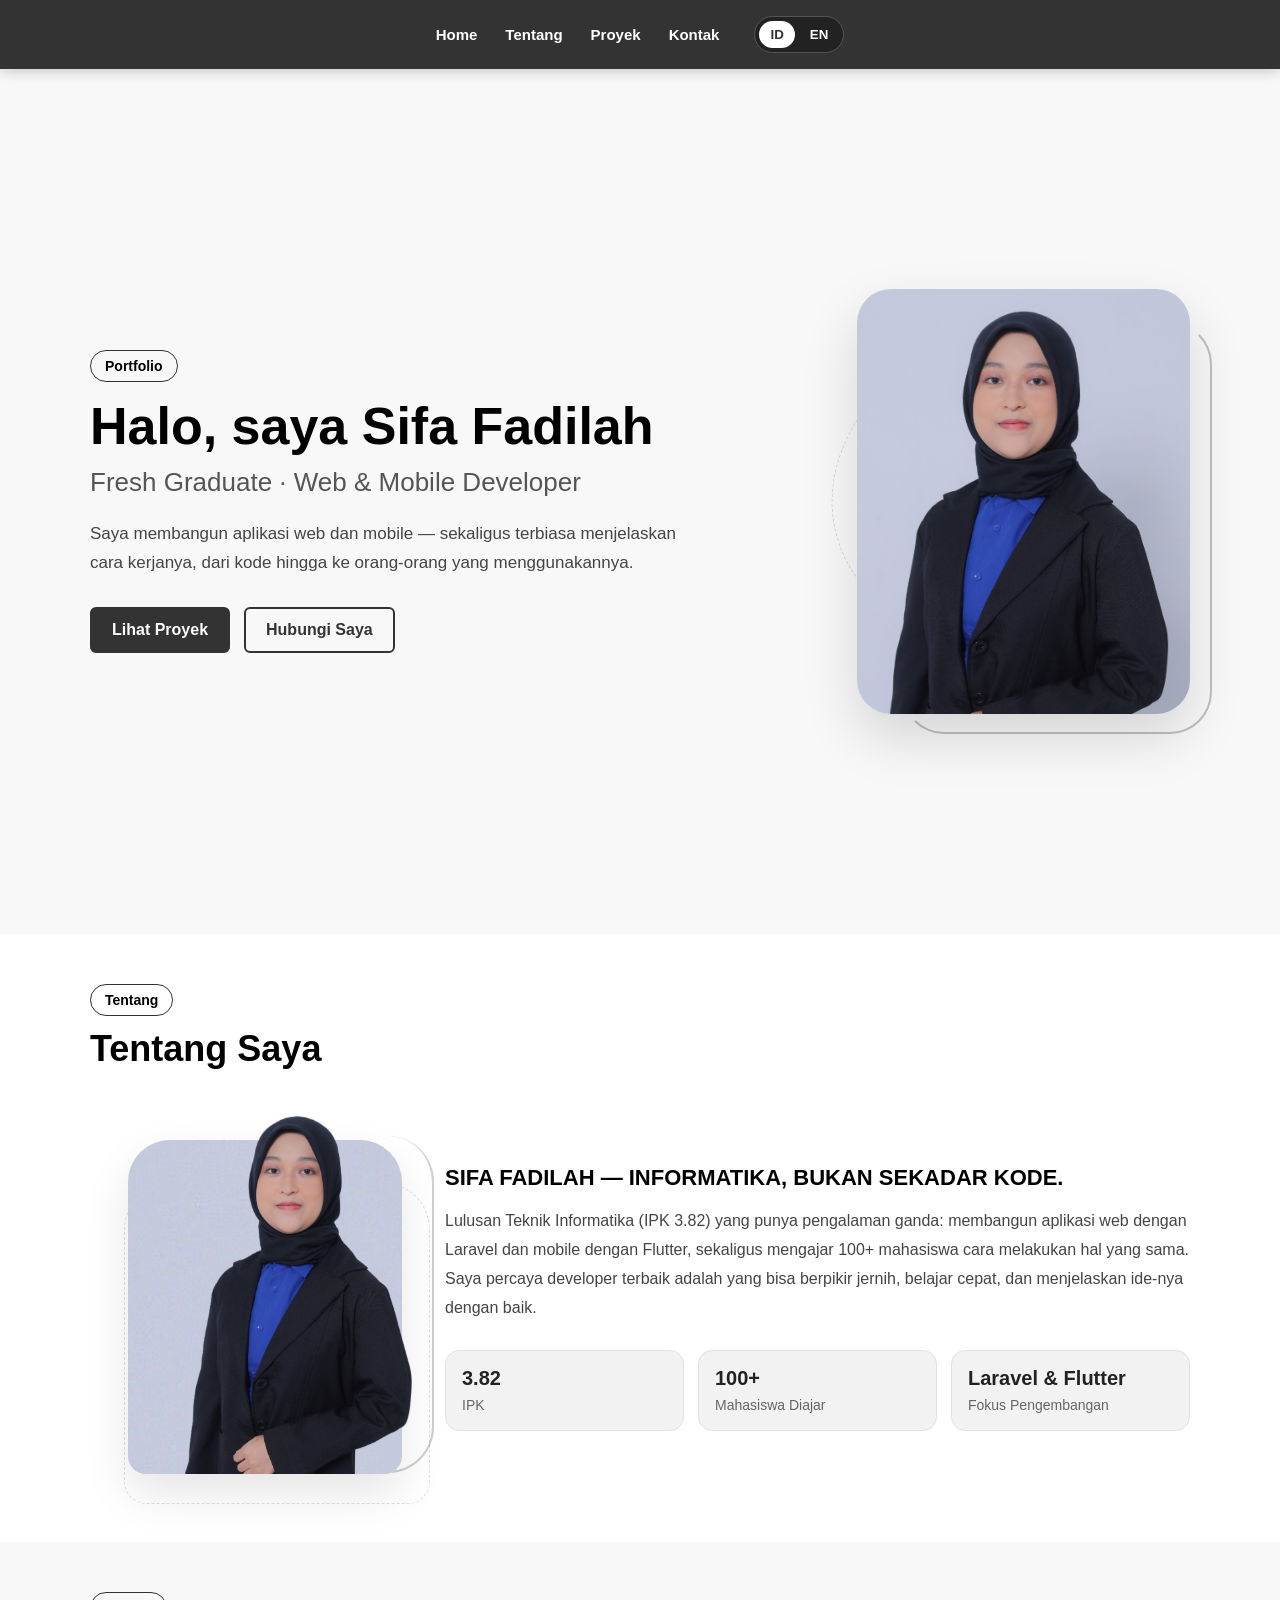
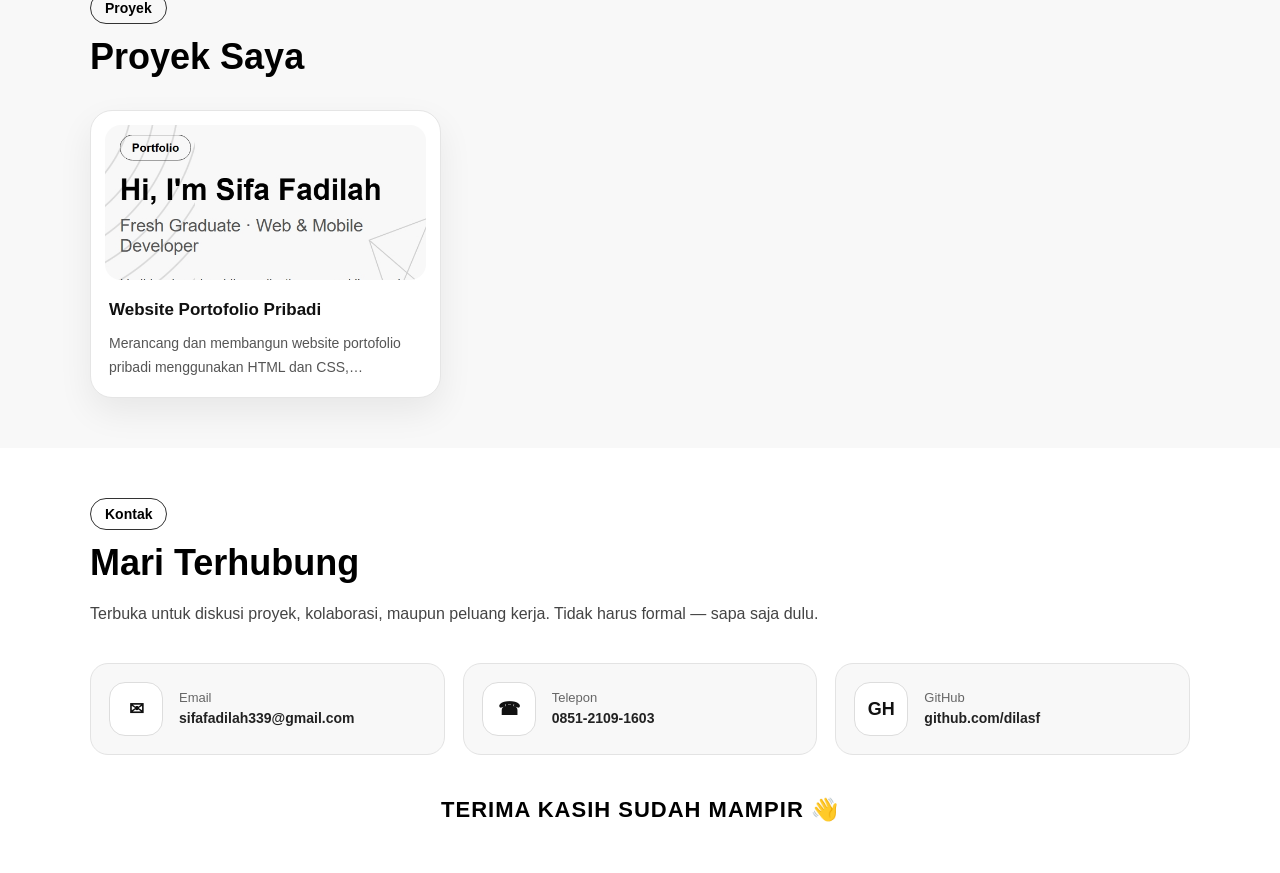
<file: index.html>
<!DOCTYPE html>
<html lang="en">
<head>
    <meta charset="UTF-8">
    <meta name="viewport" content="width=device-width, initial-scale=1.0">
    <title>Sifa Fadilah Portfolio</title>
    <link rel="stylesheet" href="css/style.css">
    
</head>
<body>
    <!-- NAVBAR -->
    <nav>
    <ul class="nav-menu">
        <li><a href="#home" id="navHome"></a></li>
        <li><a href="#about" id="navAbout"></a></li>
        <li><a href="#projects" id="navProjects"></a></li>
        <li><a href="#contact" id="navContact"></a></li>
    </ul>

    <div class="language-switch">
        <button id="btn-id" onclick="changeLanguage('id')">ID</button>
        <button id="btn-en" onclick="changeLanguage('en')">EN</button>
    </div>
    </nav>
    <!-- NAVBAR END -->

    <!-- HOME -->
   <section id="home">
        <div class="home-content">
            <div class="home-text">
                <p class="home-label" id="homeLabel"></p>
                <h1 id="title"></h1>
                <h2 id="desc"></h2>

                <p class="home-intro" id="homeIntro"></p>

                <div class="home-actions">
                    <a href="#projects" class="btn-primary" id="btnProjects"></a>
                    <a href="#contact" class="btn-secondary" id="btnContact"></a>
                </div>
            </div>

            <div class="home-visual">
                <img
                    src="assets/img/sifa1.JPG"
                    alt="Sifa Fadilah"
                    onerror="this.style.display='none'; this.nextElementSibling.style.display='flex';"
                >

                <div class="home-photo-placeholder">
                    <div class="profile-head"></div>
                    <div class="profile-body"></div>
                </div>
            </div>
        </div>
    </section>
    <!-- HOME END -->

   <!-- ABOUT -->
   <section id="about">
        <div class="about-wrapper">
            <p class="section-label" id="aboutLabel"></p>
            <h2 id="aboutTitle"></h2>

            <div class="about-content">
                <div class="about-photo">
                    <div class="about-photo-frame">
                        <img src="assets/img/about-bg.jpg" alt="" class="about-bg">
                    </div>

                    <img
                        class="about-person"
                        src="assets/img/sifa1-cutout.png"
                        alt="Foto Sifa Fadilah"
                        onerror="this.style.display='none'; this.nextElementSibling.style.display='flex';"
                    >
                    <div class="profile-placeholder">
                        <div class="profile-head"></div>
                        <div class="profile-body"></div>
                    </div>
                </div>

                <div class="about-text">
                    <h3 id="aboutGreeting"></h3>
                    <p id="aboutDesc"></p>

                    <div class="about-highlights">
                        <div>
                            <strong>3.82</strong>
                            <span id="highlightGpa"></span>
                        </div>
                        <div>
                            <strong>100+</strong>
                            <span id="highlightStudents"></span>
                        </div>
                        <div>
                            <strong>Laravel & Flutter</strong>
                            <span id="highlightFocus"></span>
                        </div>
                    </div>
                </div>
            </div>
        </div>
    </section>
    <!-- ABOUT END -->

    <!-- PROJECTS -->
   <section id="projects">
        <div class="projects-wrapper">
            <p class="section-label" id="projectLabel"></p>
            <h2 id="projectTitle"></h2>

            <div class="projects-grid" id="projectsGrid"></div>

            <!-- <div class="projects-more">
                <a href="projects.html" id="projectMore"></a>
            </div> -->
        </div>
    </section>

    <!-- PROJECTS END -->

    <!-- CONTACT -->
    <section id="contact">
        <div class="contact-wrapper">
            <p class="section-label" id="contactLabel"></p>
            <h2 id="contactTitle"></h2>

            <p class="contact-intro" id="contactIntro"></p>

            <div class="contact-grid">
                <a href="mailto:sifafadilah339@gmail.com" class="contact-card">
                    <div class="contact-icon">✉</div>
                    <div>
                        <span id="emailLabel"></span>
                        <strong>sifafadilah339@gmail.com</strong>
                    </div>
                </a>

                <a href="tel:0895385277611" class="contact-card">
                    <div class="contact-icon">☎</div>
                    <div>
                        <span id="phoneLabel"></span>
                        <strong>0851-2109-1603</strong>
                    </div>
                </a>

                <a href="https://github.com/dilasf" target="_blank" class="contact-card">
                    <div class="contact-icon">GH</div>
                    <div>
                        <span>GitHub</span>
                        <strong>github.com/dilasf</strong>
                    </div>
                </a>
            </div>

            <p class="contact-closing" id="contactClosing"></p>
        </div>
    </section>
    <!-- CONTACT END -->


    <script src="js/projects.js"></script>
    <script src="js/script.js"></script>
   
    <!-- <footer>
        <p>&copy; 2023 My Portfolio</p>
    </footer> -->
</body>
</html>
</file>
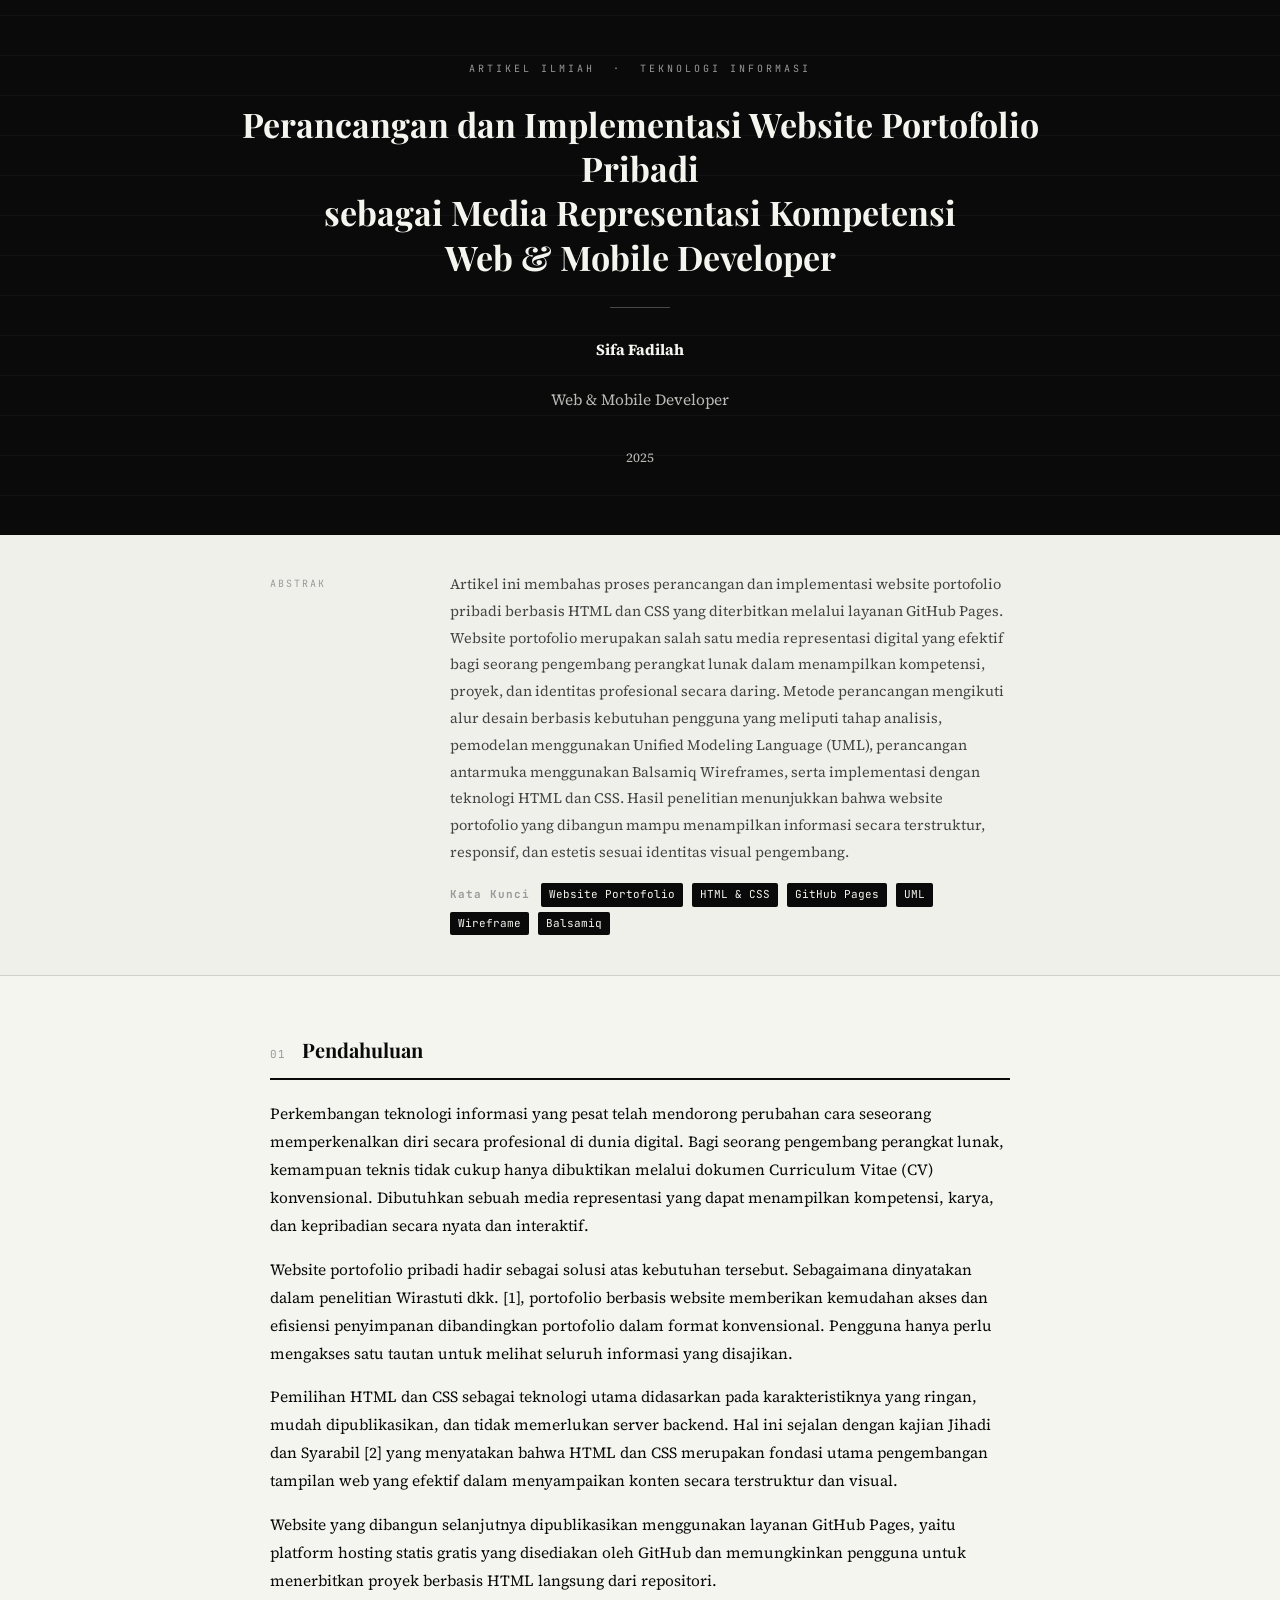
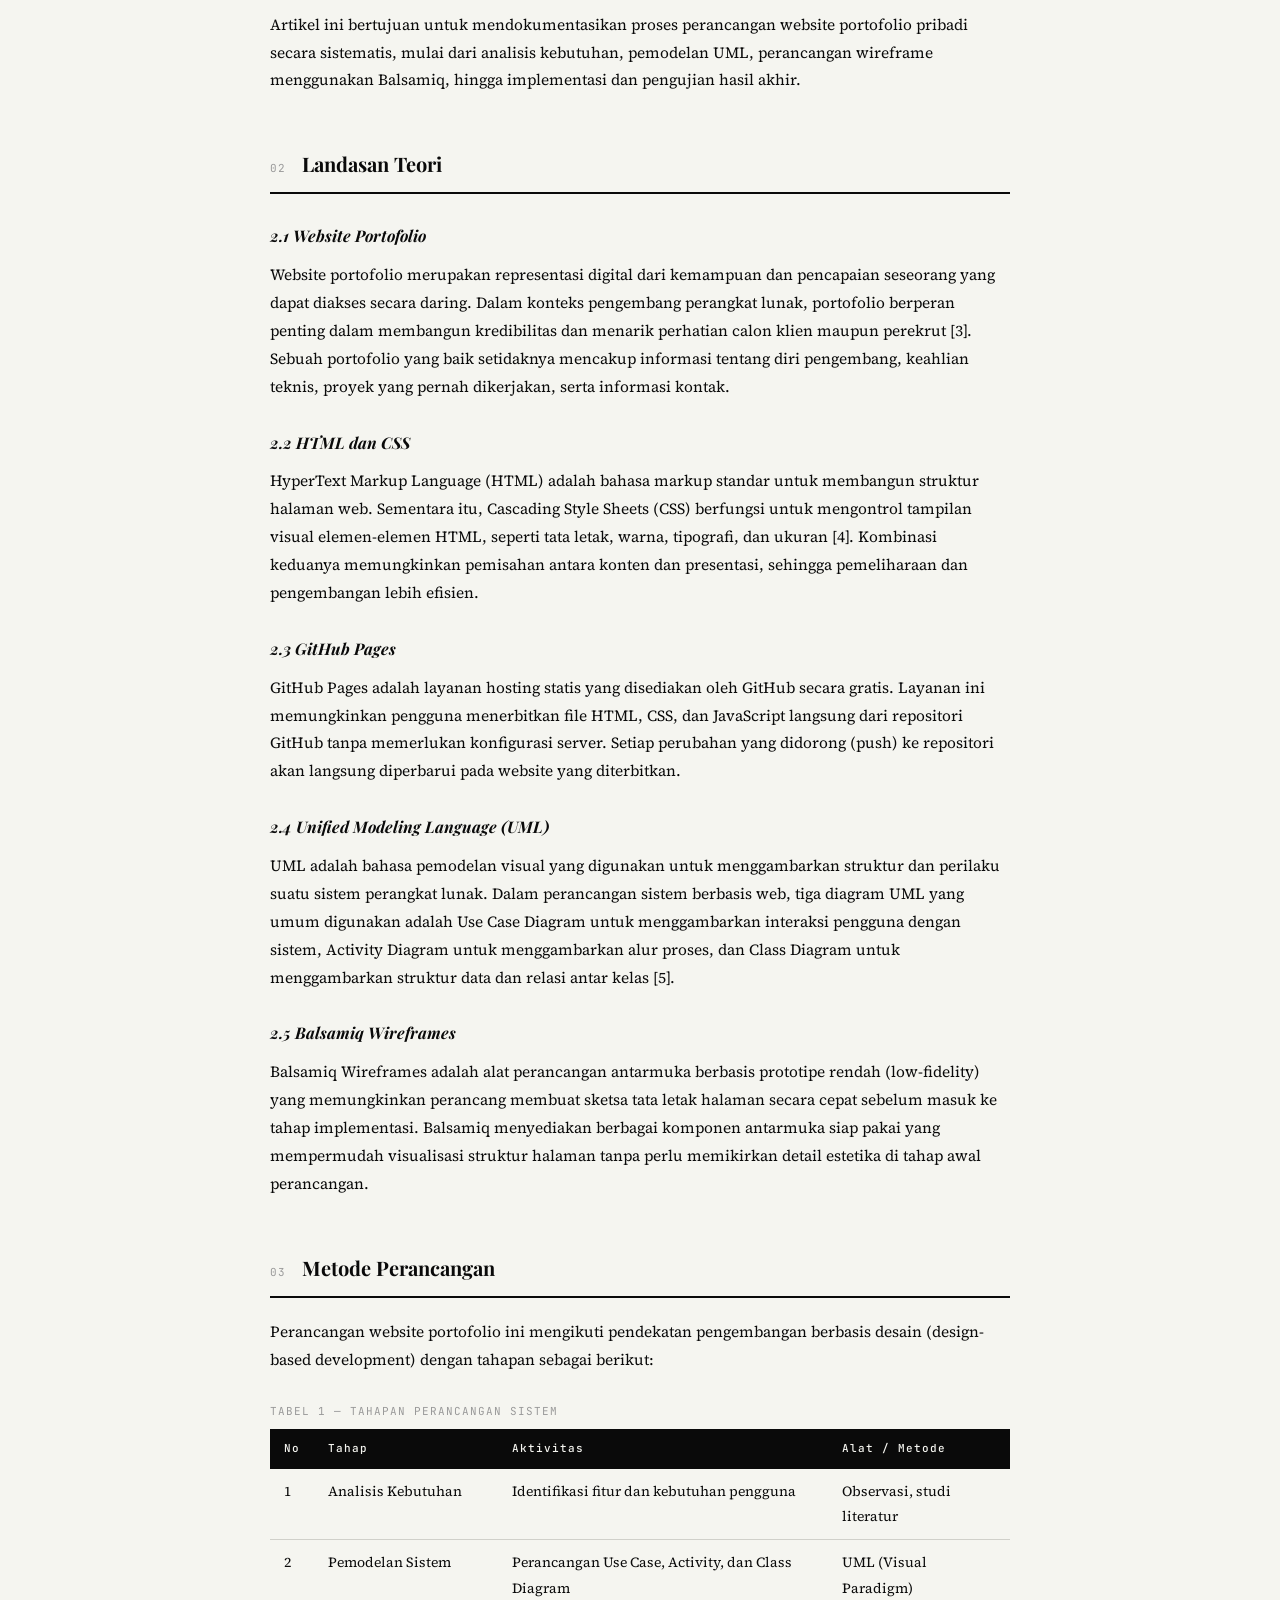
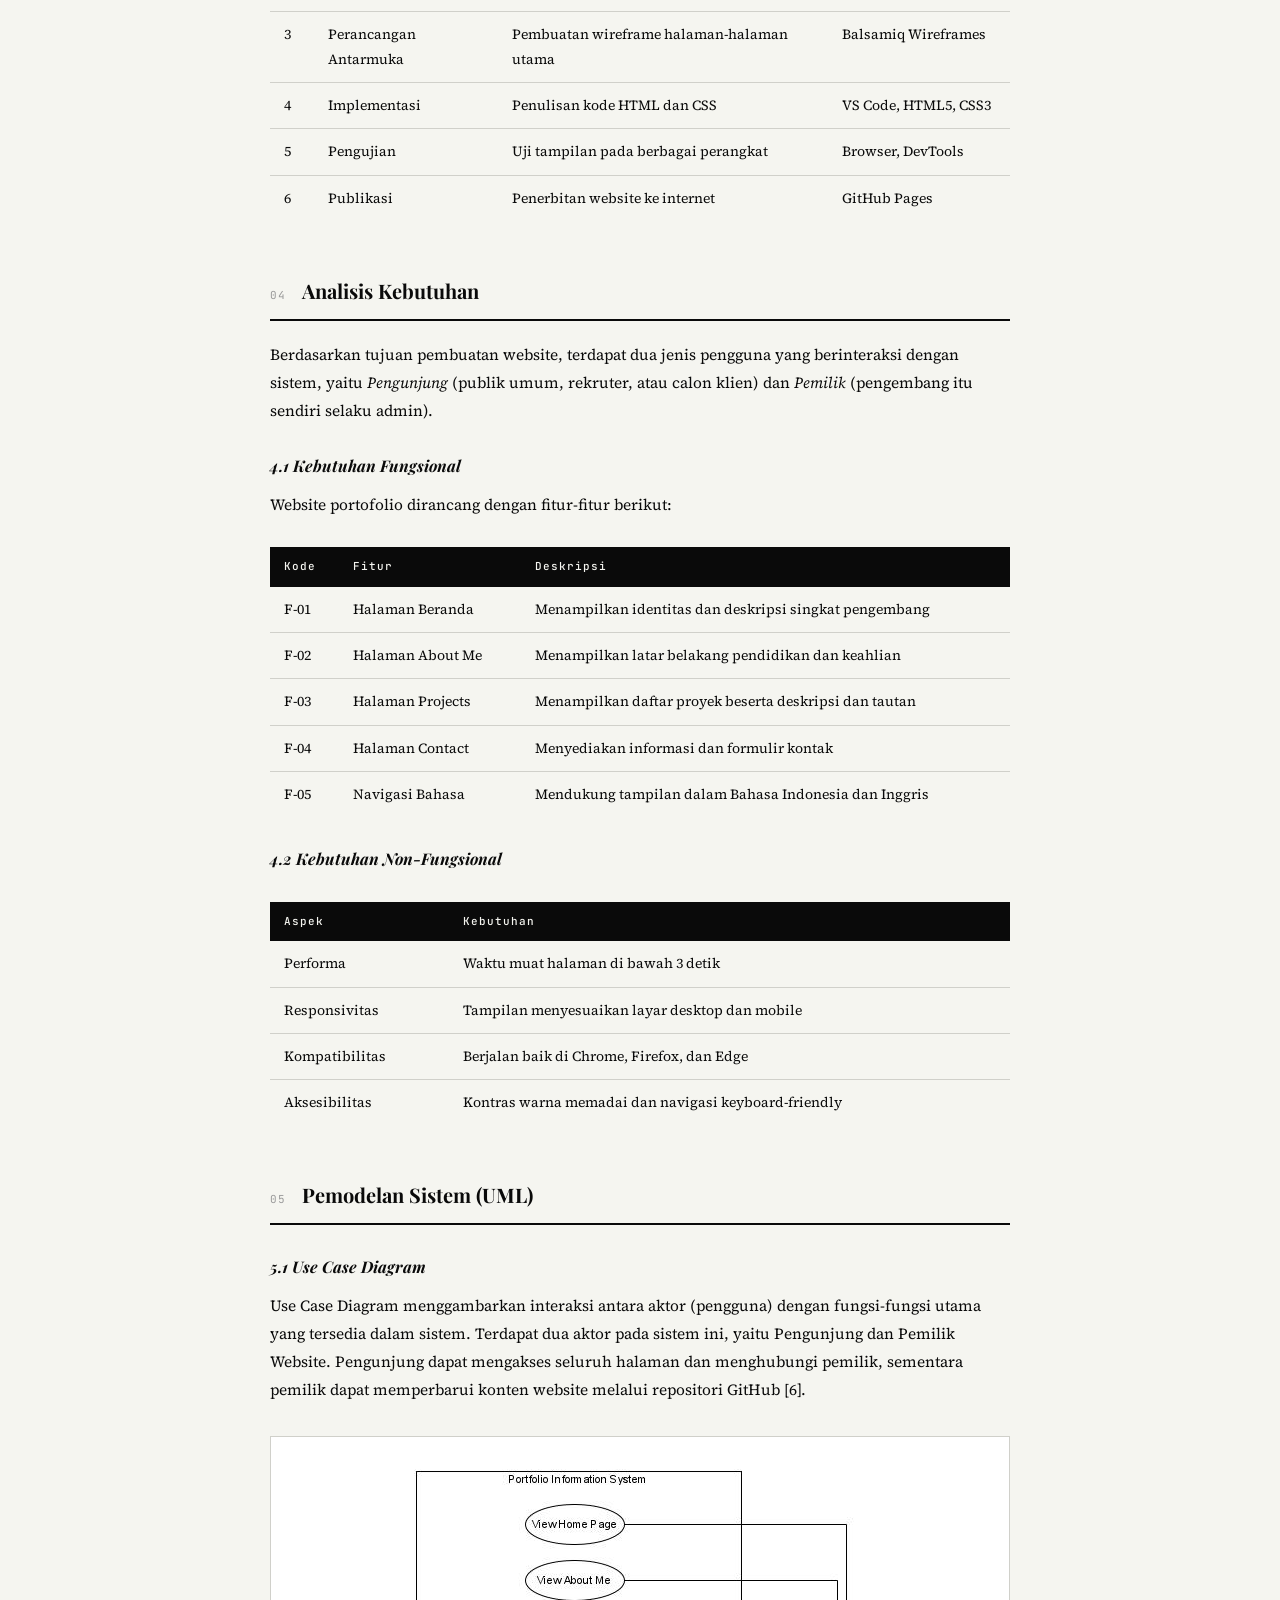
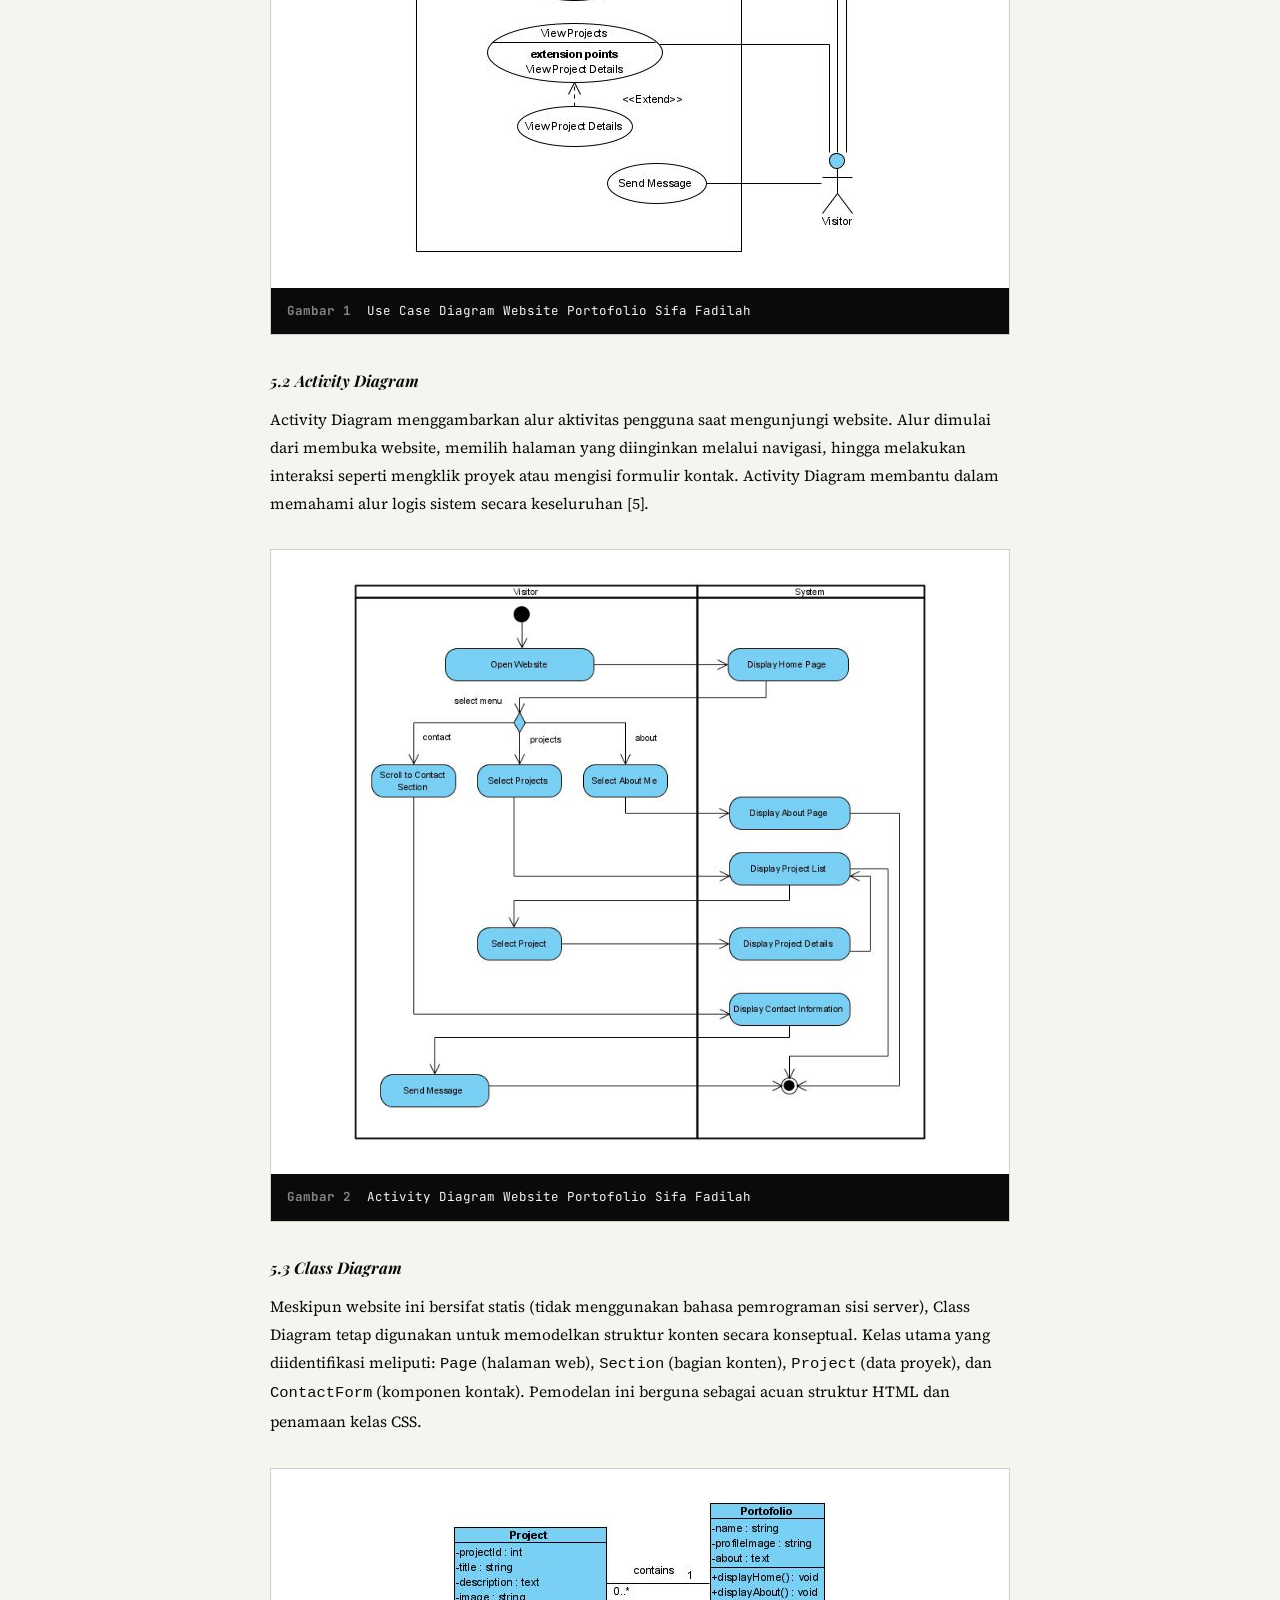
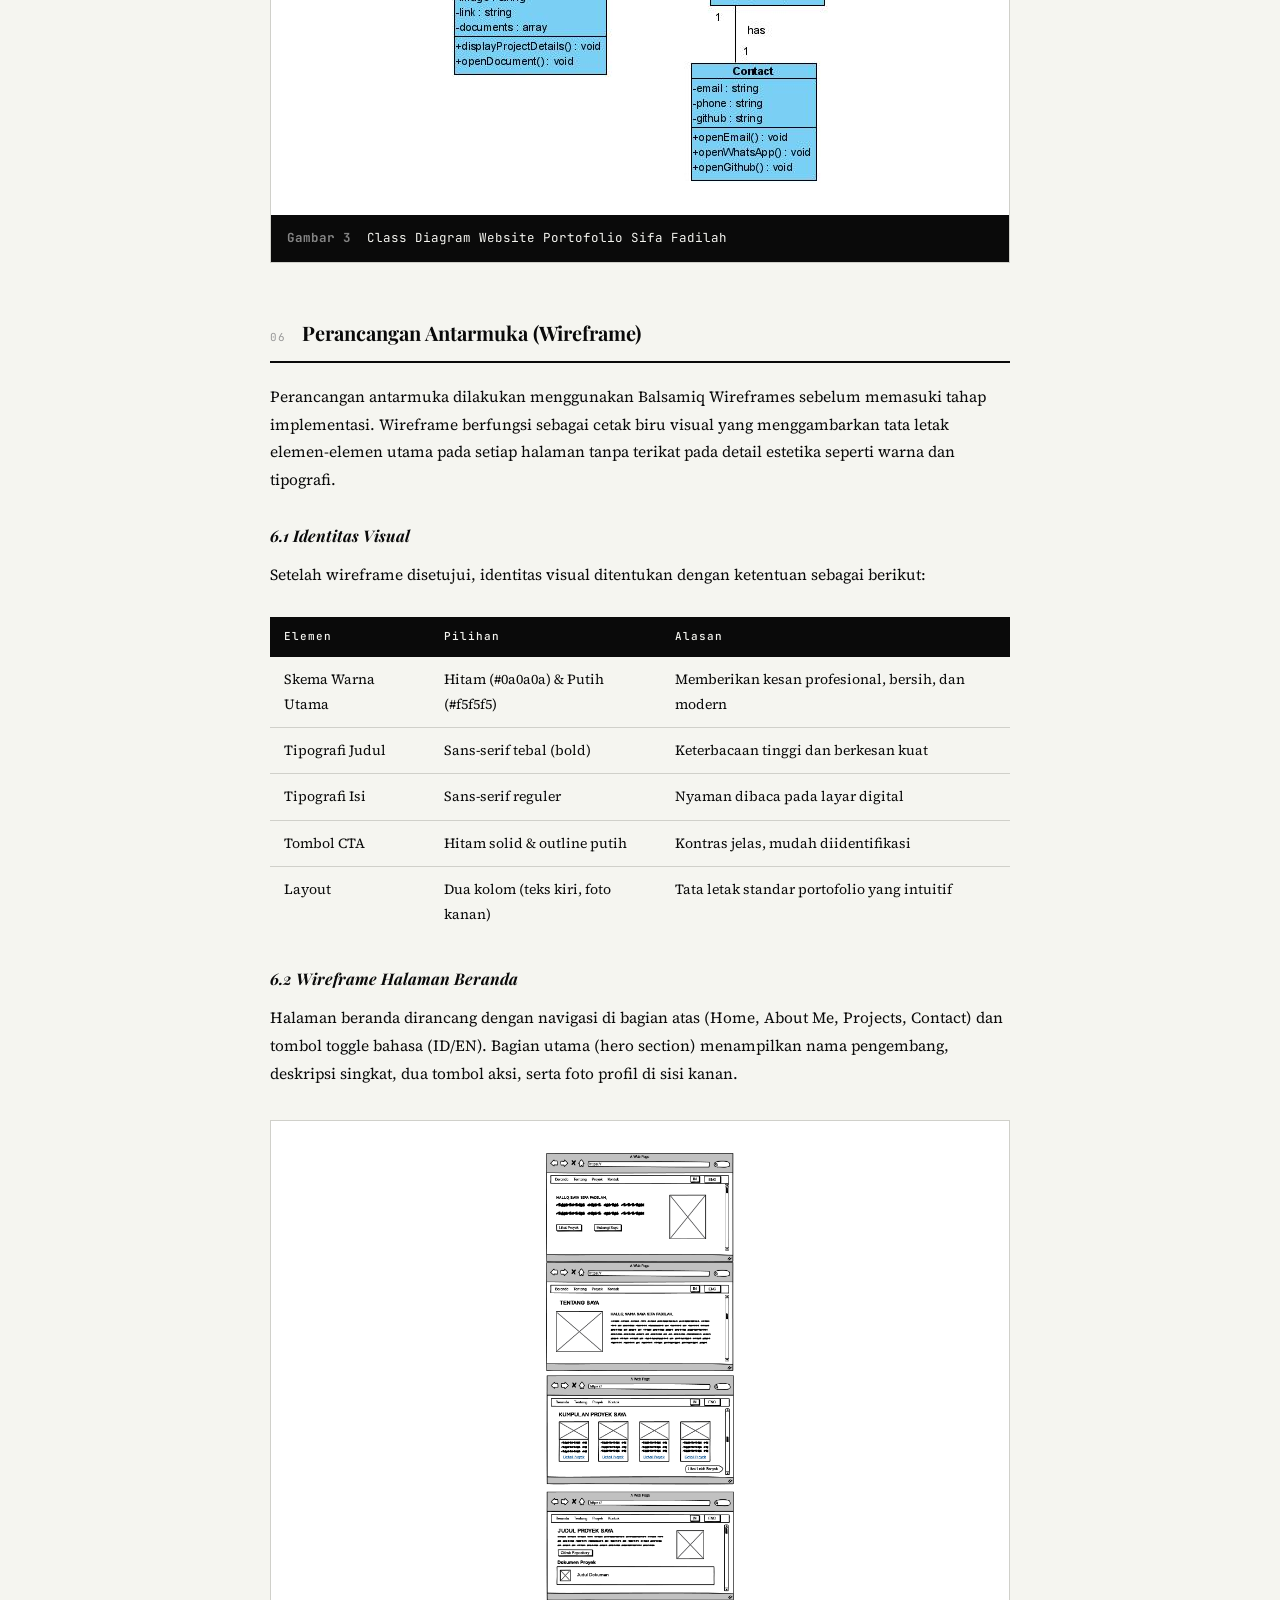
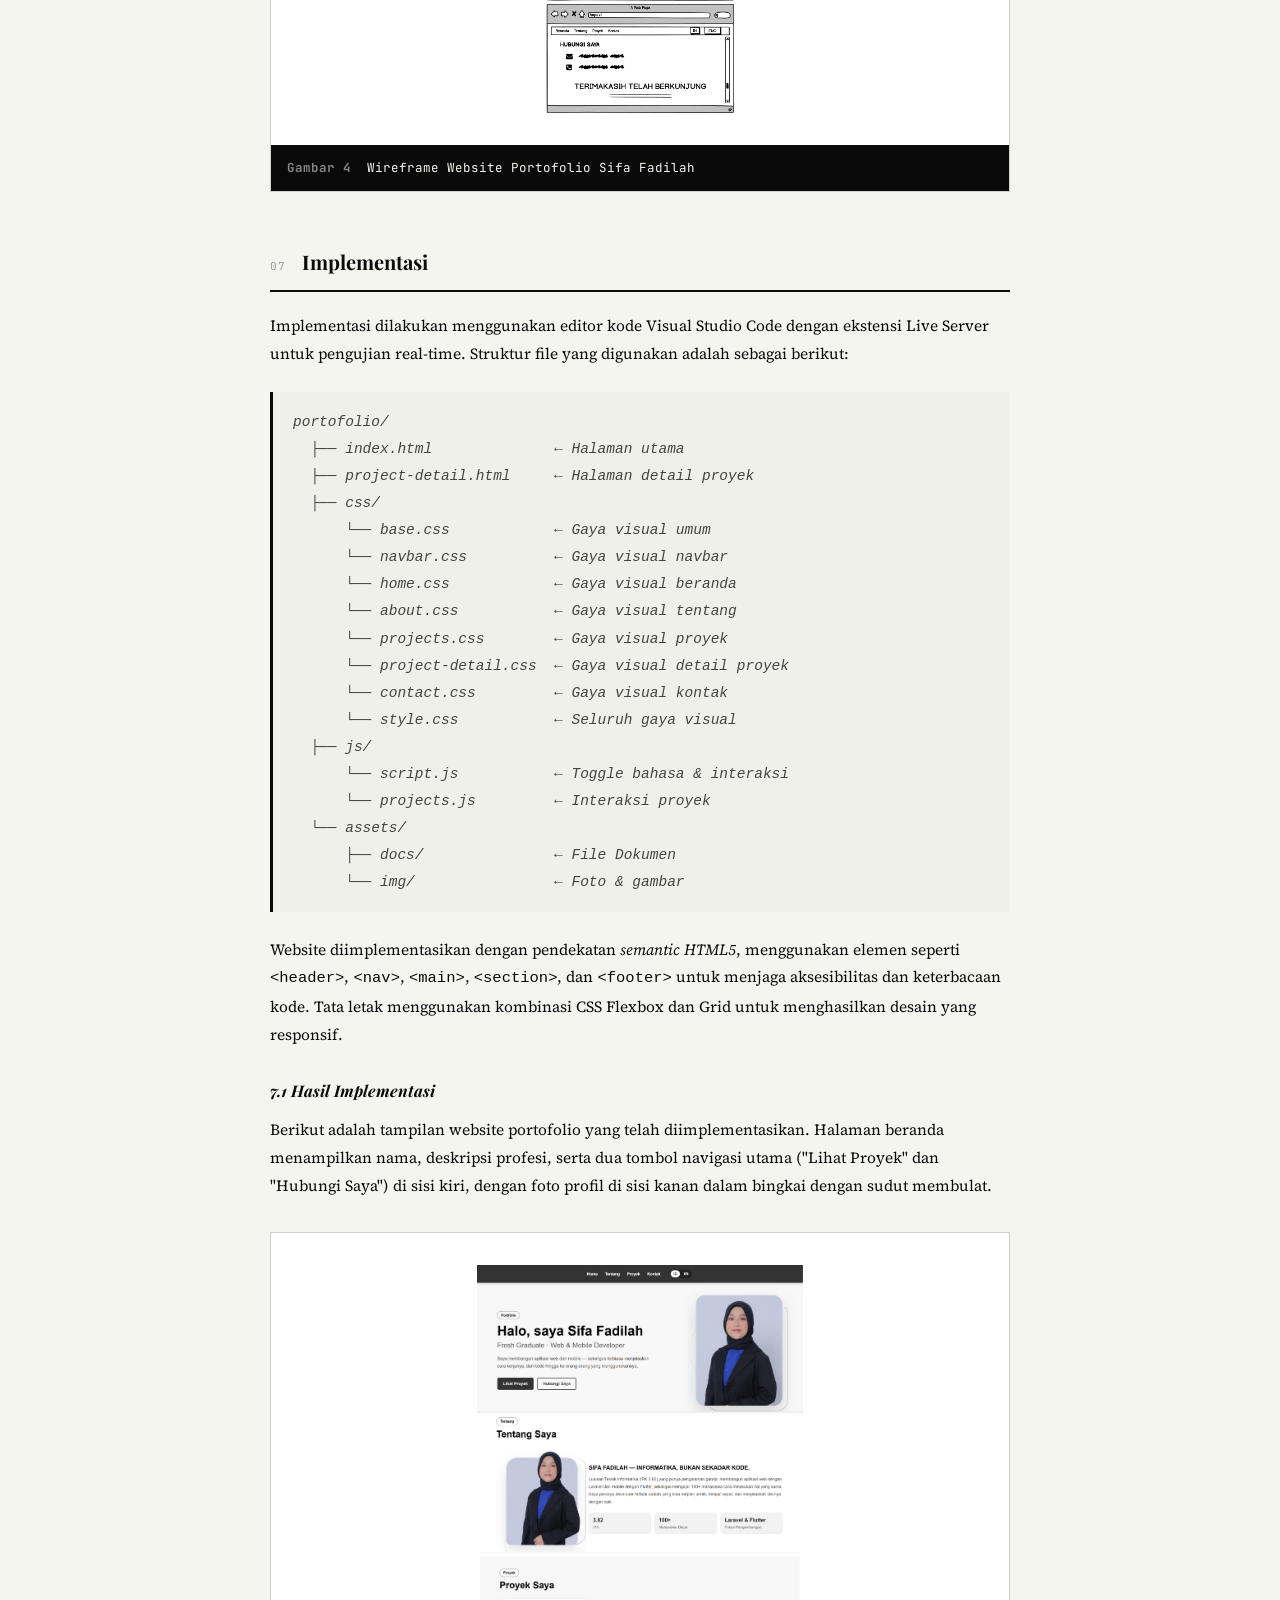
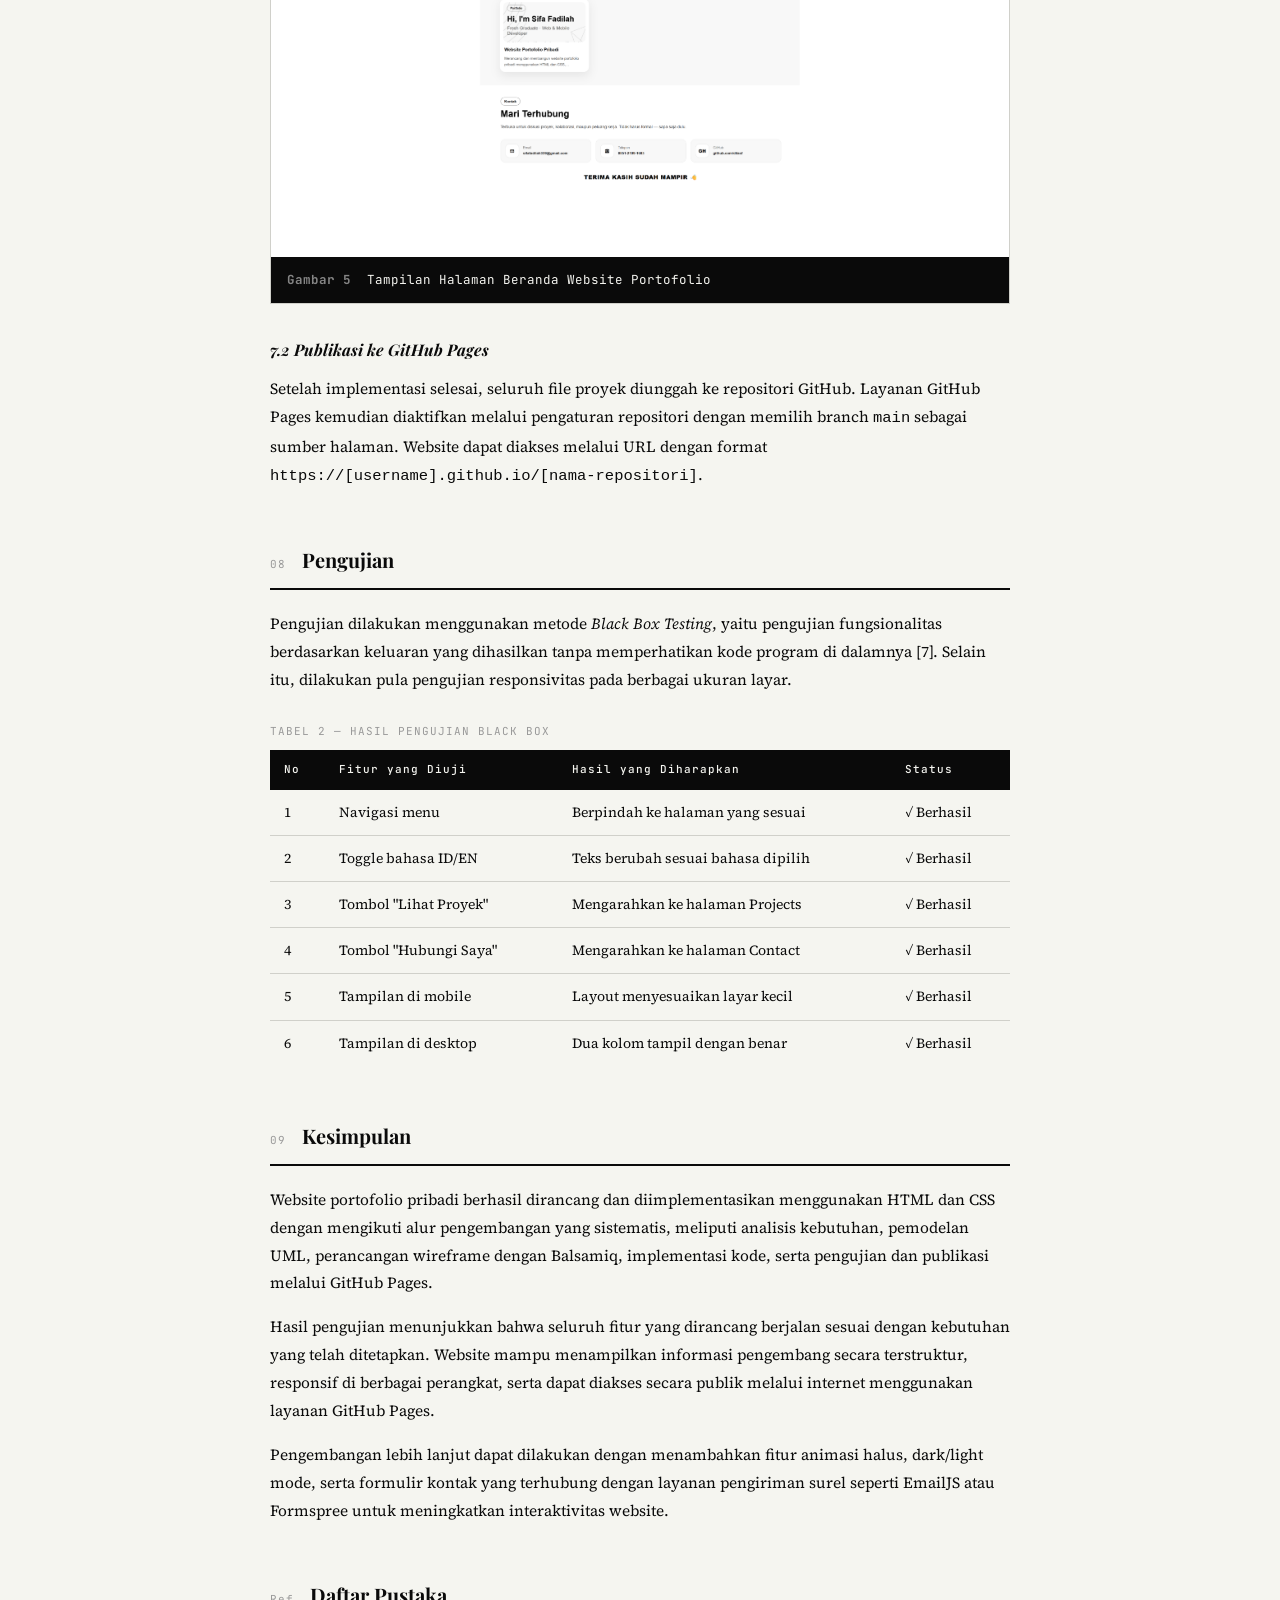
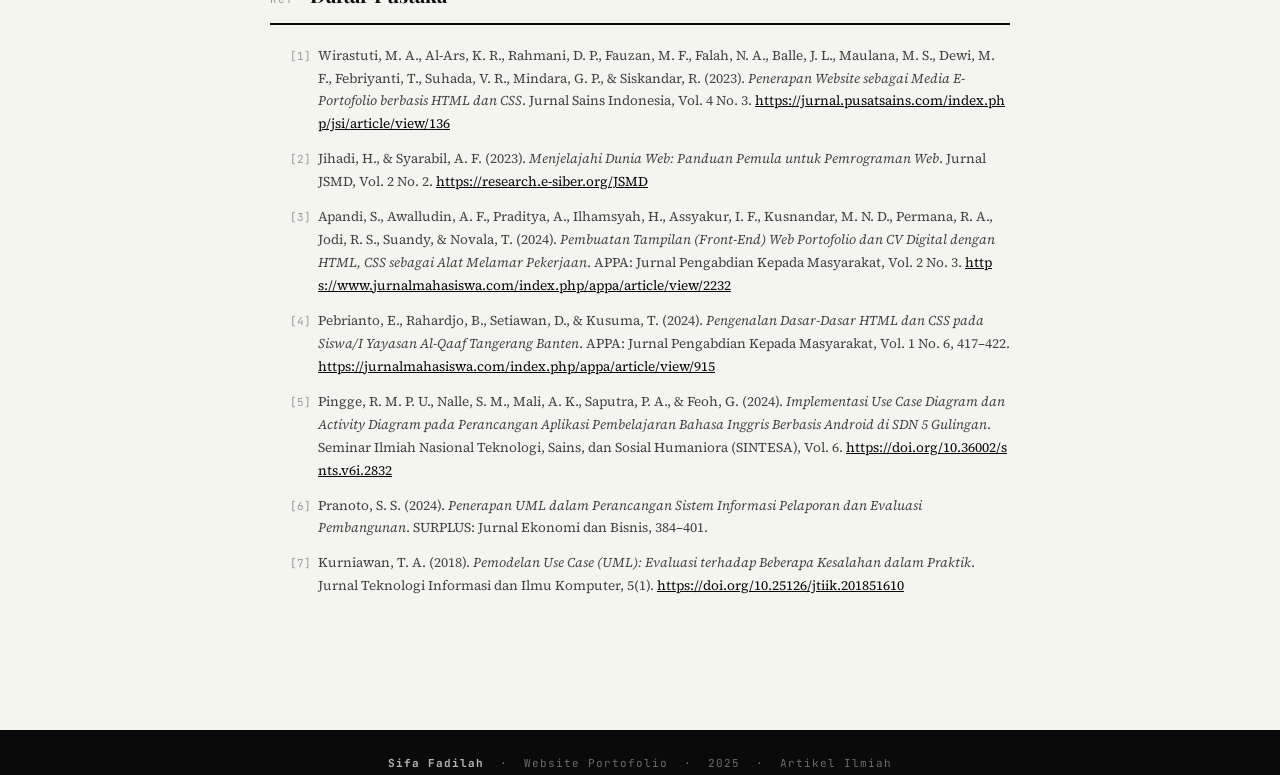
<file: assets/docs/artikel-portofolio-sifa.html>
<!DOCTYPE html>
<html lang="id">
<head>
  <meta charset="UTF-8" />
  <meta name="viewport" content="width=device-width, initial-scale=1.0"/>
  <title>Artikel Ilmiah – Perancangan Website Portofolio Sifa Fadilah</title>
  <link href="https://fonts.googleapis.com/css2?family=Playfair+Display:ital,wght@0,400;0,700;1,400&family=Source+Serif+4:ital,opsz,wght@0,8..60,300;0,8..60,400;1,8..60,300&family=JetBrains+Mono:wght@400;500&display=swap" rel="stylesheet"/>
  <style>
    :root {
      --black: #0a0a0a;
      --white: #f5f5f0;
      --gray-light: #e8e8e3;
      --gray-mid: #999;
      --gray-dark: #444;
      --accent: #1a1a1a;
      --border: #d0d0ca;
      --font-display: 'Playfair Display', Georgia, serif;
      --font-body: 'Source Serif 4', Georgia, serif;
      --font-mono: 'JetBrains Mono', monospace;
    }

    *, *::before, *::after { box-sizing: border-box; margin: 0; padding: 0; }

    html { scroll-behavior: smooth; }

    body {
      background: var(--white);
      color: var(--black);
      font-family: var(--font-body);
      font-size: 16px;
      line-height: 1.8;
    }

    /* ── HEADER / COVER ── */
    .cover {
      background: var(--black);
      color: var(--white);
      padding: 60px 40px 50px;
      text-align: center;
      position: relative;
      overflow: hidden;
    }
    .cover::before {
      content: '';
      position: absolute;
      inset: 0;
      background: repeating-linear-gradient(
        0deg,
        transparent,
        transparent 39px,
        rgba(255,255,255,0.03) 39px,
        rgba(255,255,255,0.03) 40px
      );
    }
    .cover-inner { position: relative; z-index: 1; max-width: 820px; margin: 0 auto; }

    .cover-label {
      font-family: var(--font-mono);
      font-size: 10px;
      letter-spacing: 3px;
      text-transform: uppercase;
      color: var(--gray-mid);
      margin-bottom: 24px;
    }

    .cover h1 {
      font-family: var(--font-display);
      font-size: clamp(22px, 4vw, 34px);
      font-weight: 700;
      line-height: 1.3;
      margin-bottom: 28px;
    }

    .cover-meta {
      display: flex;
      flex-direction: column;
      gap: 6px;
      font-size: 14px;
      color: rgba(245,245,240,0.75);
    }
    .cover-meta strong { color: var(--white); }

    .cover-divider {
      width: 60px;
      height: 1px;
      background: rgba(255,255,255,0.25);
      margin: 28px auto;
    }

    /* ── ABSTRACT ── */
    .abstract-wrap {
      border-bottom: 1px solid var(--border);
      background: #f0f0eb;
    }
    .abstract-inner {
      max-width: 820px;
      margin: 0 auto;
      padding: 36px 40px;
      display: grid;
      grid-template-columns: 140px 1fr;
      gap: 0 40px;
    }
    @media (max-width: 600px) {
      .abstract-inner { grid-template-columns: 1fr; padding: 28px 24px; }
    }
    .abstract-label {
      font-family: var(--font-mono);
      font-size: 10px;
      letter-spacing: 2px;
      text-transform: uppercase;
      color: var(--gray-mid);
      padding-top: 4px;
    }
    .abstract-text {
      font-size: 14.5px;
      line-height: 1.85;
      color: var(--gray-dark);
    }
    .keywords {
      margin-top: 14px;
      font-size: 13px;
      color: var(--gray-dark);
    }
    .keywords span {
      font-family: var(--font-mono);
      font-size: 11px;
      background: var(--black);
      color: var(--white);
      padding: 2px 8px;
      border-radius: 2px;
      margin-right: 6px;
      display: inline-block;
      margin-bottom: 4px;
    }

    /* ── ARTICLE BODY ── */
    article {
      max-width: 820px;
      margin: 0 auto;
      padding: 56px 40px 80px;
    }
    @media (max-width: 600px) {
      article { padding: 36px 24px 60px; }
    }

    /* ── SECTIONS ── */
    .section { margin-bottom: 52px; }

    .section-header {
      display: flex;
      align-items: baseline;
      gap: 16px;
      margin-bottom: 20px;
      border-bottom: 2px solid var(--black);
      padding-bottom: 10px;
    }
    .section-number {
      font-family: var(--font-mono);
      font-size: 11px;
      color: var(--gray-mid);
      letter-spacing: 1px;
      flex-shrink: 0;
    }
    .section-title {
      font-family: var(--font-display);
      font-size: 20px;
      font-weight: 700;
    }

    .sub-section { margin: 28px 0; }
    .sub-title {
      font-family: var(--font-display);
      font-size: 16px;
      font-weight: 700;
      font-style: italic;
      margin-bottom: 10px;
    }

    p { margin-bottom: 16px; font-size: 15.5px; }

    /* ── FIGURE / DIAGRAM PLACEHOLDER ── */
    .figure {
      margin: 32px 0;
      border: 1px solid var(--border);
    }
    .figure-image {
      max-width: 100%;
      max-height: 560px;
      height: auto;
      display: block;
      object-fit: contain;
      background: #fff;
    }
    .figure-placeholder {
      background: #fff;
      min-height: 100px;
      display: flex;
      flex-direction: column;
      align-items: center;
      justify-content: center;
      gap: 10px;
      padding: 32px;
    }
    .figure-icon {
      width: 48px;
      height: 48px;
      border: 2px dashed var(--border);
      border-radius: 4px;
      display: flex;
      align-items: center;
      justify-content: center;
    }
    .figure-icon svg { opacity: 0.3; }
    .figure-placeholder-text {
      font-family: var(--font-mono);
      font-size: 11px;
      color: var(--gray-mid);
      letter-spacing: 1px;
      text-transform: uppercase;
      text-align: center;
    }
    .figure-caption {
      padding: 12px 16px;
      background: var(--black);
      color: var(--white);
      font-size: 12.5px;
      font-family: var(--font-mono);
    }
    .figure-caption strong { color: rgba(255,255,255,0.5); margin-right: 8px; }

    /* ── TABLE ── */
    .table-wrap { margin: 28px 0; overflow-x: auto; }
    table {
      width: 100%;
      border-collapse: collapse;
      font-size: 14px;
    }
    th {
      background: var(--black);
      color: var(--white);
      padding: 10px 14px;
      text-align: left;
      font-family: var(--font-mono);
      font-size: 11px;
      letter-spacing: 1px;
      font-weight: 500;
    }
    td {
      padding: 10px 14px;
      border-bottom: 1px solid var(--border);
      vertical-align: top;
    }
    tr:last-child td { border-bottom: none; }
    tr:nth-child(even) td { background: #f5f5f0; }
    .table-caption {
      font-family: var(--font-mono);
      font-size: 11px;
      color: var(--gray-mid);
      margin-bottom: 8px;
      letter-spacing: 1px;
    }

    /* ── CALLOUT ── */
    .callout {
      border-left: 3px solid var(--black);
      padding: 16px 20px;
      background: #f0f0eb;
      margin: 24px 0;
      font-size: 14.5px;
      font-style: italic;
      color: var(--gray-dark);
    }

    /* ── REFERENCES ── */
    .references ol {
      padding-left: 20px;
      counter-reset: ref;
      list-style: none;
    }
    .references ol li {
      counter-increment: ref;
      font-size: 13.5px;
      line-height: 1.7;
      margin-bottom: 12px;
      padding-left: 28px;
      position: relative;
      color: var(--gray-dark);
    }
    .references ol li::before {
      content: '[' counter(ref) ']';
      position: absolute;
      left: 0;
      font-family: var(--font-mono);
      font-size: 11px;
      color: var(--gray-mid);
      top: 2px;
    }
    .references a {
      color: var(--black);
      word-break: break-all;
    }

    /* ── FOOTER ── */
    footer {
      background: var(--black);
      color: rgba(255,255,255,0.4);
      text-align: center;
      padding: 24px 40px;
      font-family: var(--font-mono);
      font-size: 11px;
      letter-spacing: 1px;
    }
    footer strong { color: rgba(255,255,255,0.7); }
  </style>
</head>
<body>

<!-- ═══════════ COVER ═══════════ -->
<header class="cover">
  <div class="cover-inner">
    <p class="cover-label">Artikel Ilmiah &nbsp;·&nbsp; Teknologi Informasi</p>
    <h1>Perancangan dan Implementasi Website Portofolio Pribadi<br>
      sebagai Media Representasi Kompetensi<br>
      Web &amp; Mobile Developer</h1>
    <div class="cover-divider"></div>
    <div class="cover-meta">
      <p><strong>Sifa Fadilah</strong></p>
      <p>Web &amp; Mobile Developer</p>
      <p style="margin-top:10px; font-size:13px;">2025</p>
    </div>
  </div>
</header>

<!-- ═══════════ ABSTRAK ═══════════ -->
<section class="abstract-wrap">
  <div class="abstract-inner">
    <div class="abstract-label">Abstrak</div>
    <div>
      <p class="abstract-text">
        Artikel ini membahas proses perancangan dan implementasi website portofolio pribadi berbasis 
        HTML dan CSS yang diterbitkan melalui layanan GitHub Pages. Website portofolio merupakan 
        salah satu media representasi digital yang efektif bagi seorang pengembang perangkat lunak 
        dalam menampilkan kompetensi, proyek, dan identitas profesional secara daring. Metode 
        perancangan mengikuti alur desain berbasis kebutuhan pengguna yang meliputi tahap analisis, 
        pemodelan menggunakan Unified Modeling Language (UML), perancangan antarmuka menggunakan 
        Balsamiq Wireframes, serta implementasi dengan teknologi HTML dan CSS. Hasil penelitian 
        menunjukkan bahwa website portofolio yang dibangun mampu menampilkan informasi secara 
        terstruktur, responsif, dan estetis sesuai identitas visual pengembang.
      </p>
      <div class="keywords">
        <strong style="font-family:var(--font-mono);font-size:11px;letter-spacing:1px;color:var(--gray-mid);margin-right:8px;">Kata Kunci</strong>
        <span>Website Portofolio</span>
        <span>HTML &amp; CSS</span>
        <span>GitHub Pages</span>
        <span>UML</span>
        <span>Wireframe</span>
        <span>Balsamiq</span>
      </div>
    </div>
  </div>
</section>

<!-- ═══════════ BODY ═══════════ -->
<article>

  <!-- 1. PENDAHULUAN -->
  <section class="section">
    <div class="section-header">
      <span class="section-number">01</span>
      <h2 class="section-title">Pendahuluan</h2>
    </div>
    <p>
      Perkembangan teknologi informasi yang pesat telah mendorong perubahan cara seseorang 
      memperkenalkan diri secara profesional di dunia digital. Bagi seorang pengembang perangkat 
      lunak, kemampuan teknis tidak cukup hanya dibuktikan melalui dokumen Curriculum Vitae (CV) 
      konvensional. Dibutuhkan sebuah media representasi yang dapat menampilkan kompetensi, 
      karya, dan kepribadian secara nyata dan interaktif.
    </p>
    <p>
      Website portofolio pribadi hadir sebagai solusi atas kebutuhan tersebut. 
      Sebagaimana dinyatakan dalam penelitian Wirastuti dkk. [1], 
      portofolio berbasis website memberikan kemudahan akses dan efisiensi penyimpanan dibandingkan 
      portofolio dalam format konvensional. Pengguna hanya perlu mengakses satu tautan untuk melihat 
      seluruh informasi yang disajikan.
    </p>
    <p>
      Pemilihan HTML dan CSS sebagai teknologi utama didasarkan pada karakteristiknya yang ringan, 
      mudah dipublikasikan, dan tidak memerlukan server backend. Hal ini sejalan dengan kajian 
      Jihadi dan Syarabil [2] yang menyatakan bahwa HTML dan CSS merupakan fondasi utama pengembangan 
      tampilan web yang efektif dalam menyampaikan konten secara terstruktur dan visual.
    </p>
    <p>
      Website yang dibangun selanjutnya dipublikasikan menggunakan layanan GitHub Pages, yaitu 
      platform hosting statis gratis yang disediakan oleh GitHub dan memungkinkan pengguna untuk 
      menerbitkan proyek berbasis HTML langsung dari repositori.
    </p>
    <p>
      Artikel ini bertujuan untuk mendokumentasikan proses perancangan website portofolio pribadi 
      secara sistematis, mulai dari analisis kebutuhan, pemodelan UML, perancangan wireframe 
      menggunakan Balsamiq, hingga implementasi dan pengujian hasil akhir.
    </p>
  </section>

  <!-- 2. LANDASAN TEORI -->
  <section class="section">
    <div class="section-header">
      <span class="section-number">02</span>
      <h2 class="section-title">Landasan Teori</h2>
    </div>

    <div class="sub-section">
      <h3 class="sub-title">2.1 Website Portofolio</h3>
      <p>
        Website portofolio merupakan representasi digital dari kemampuan dan pencapaian seseorang 
        yang dapat diakses secara daring. Dalam konteks pengembang perangkat lunak, portofolio 
        berperan penting dalam membangun kredibilitas dan menarik perhatian calon klien maupun 
        perekrut [3]. Sebuah portofolio yang baik setidaknya mencakup informasi tentang diri 
        pengembang, keahlian teknis, proyek yang pernah dikerjakan, serta informasi kontak.
      </p>
    </div>

    <div class="sub-section">
      <h3 class="sub-title">2.2 HTML dan CSS</h3>
      <p>
        HyperText Markup Language (HTML) adalah bahasa markup standar untuk membangun struktur 
        halaman web. Sementara itu, Cascading Style Sheets (CSS) berfungsi untuk mengontrol 
        tampilan visual elemen-elemen HTML, seperti tata letak, warna, tipografi, dan ukuran [4].
        Kombinasi keduanya memungkinkan pemisahan antara konten dan presentasi, sehingga pemeliharaan 
        dan pengembangan lebih efisien.
      </p>
    </div>

    <div class="sub-section">
      <h3 class="sub-title">2.3 GitHub Pages</h3>
      <p>
        GitHub Pages adalah layanan hosting statis yang disediakan oleh GitHub secara gratis. 
        Layanan ini memungkinkan pengguna menerbitkan file HTML, CSS, dan JavaScript langsung dari 
        repositori GitHub tanpa memerlukan konfigurasi server. Setiap perubahan yang didorong 
        (push) ke repositori akan langsung diperbarui pada website yang diterbitkan.
      </p>
    </div>

    <div class="sub-section">
      <h3 class="sub-title">2.4 Unified Modeling Language (UML)</h3>
      <p>
        UML adalah bahasa pemodelan visual yang digunakan untuk menggambarkan struktur dan 
        perilaku suatu sistem perangkat lunak. Dalam perancangan sistem berbasis web, tiga diagram 
        UML yang umum digunakan adalah Use Case Diagram untuk menggambarkan interaksi pengguna 
        dengan sistem, Activity Diagram untuk menggambarkan alur proses, dan Class Diagram untuk 
        menggambarkan struktur data dan relasi antar kelas [5].
      </p>
    </div>

    <div class="sub-section">
      <h3 class="sub-title">2.5 Balsamiq Wireframes</h3>
      <p>
        Balsamiq Wireframes adalah alat perancangan antarmuka berbasis prototipe rendah 
        (low-fidelity) yang memungkinkan perancang membuat sketsa tata letak halaman secara cepat 
        sebelum masuk ke tahap implementasi. Balsamiq menyediakan berbagai komponen antarmuka 
        siap pakai yang mempermudah visualisasi struktur halaman tanpa perlu memikirkan detail 
        estetika di tahap awal perancangan.
      </p>
    </div>
  </section>

  <!-- 3. METODE -->
  <section class="section">
    <div class="section-header">
      <span class="section-number">03</span>
      <h2 class="section-title">Metode Perancangan</h2>
    </div>
    <p>
      Perancangan website portofolio ini mengikuti pendekatan pengembangan berbasis desain 
      (design-based development) dengan tahapan sebagai berikut:
    </p>

    <div class="table-wrap">
      <p class="table-caption">TABEL 1 — TAHAPAN PERANCANGAN SISTEM</p>
      <table>
        <thead>
          <tr>
            <th>No</th>
            <th>Tahap</th>
            <th>Aktivitas</th>
            <th>Alat / Metode</th>
          </tr>
        </thead>
        <tbody>
          <tr>
            <td>1</td>
            <td>Analisis Kebutuhan</td>
            <td>Identifikasi fitur dan kebutuhan pengguna</td>
            <td>Observasi, studi literatur</td>
          </tr>
          <tr>
            <td>2</td>
            <td>Pemodelan Sistem</td>
            <td>Perancangan Use Case, Activity, dan Class Diagram</td>
            <td>UML (Visual Paradigm)</td>
          </tr>
          <tr>
            <td>3</td>
            <td>Perancangan Antarmuka</td>
            <td>Pembuatan wireframe halaman-halaman utama</td>
            <td>Balsamiq Wireframes</td>
          </tr>
          <tr>
            <td>4</td>
            <td>Implementasi</td>
            <td>Penulisan kode HTML dan CSS</td>
            <td>VS Code, HTML5, CSS3</td>
          </tr>
          <tr>
            <td>5</td>
            <td>Pengujian</td>
            <td>Uji tampilan pada berbagai perangkat</td>
            <td>Browser, DevTools</td>
          </tr>
          <tr>
            <td>6</td>
            <td>Publikasi</td>
            <td>Penerbitan website ke internet</td>
            <td>GitHub Pages</td>
          </tr>
        </tbody>
      </table>
    </div>
  </section>

  <!-- 4. ANALISIS KEBUTUHAN -->
  <section class="section">
    <div class="section-header">
      <span class="section-number">04</span>
      <h2 class="section-title">Analisis Kebutuhan</h2>
    </div>
    <p>
      Berdasarkan tujuan pembuatan website, terdapat dua jenis pengguna yang berinteraksi 
      dengan sistem, yaitu <em>Pengunjung</em> (publik umum, rekruter, atau calon klien) dan 
      <em>Pemilik</em> (pengembang itu sendiri selaku admin).
    </p>

    <div class="sub-section">
      <h3 class="sub-title">4.1 Kebutuhan Fungsional</h3>
      <p>Website portofolio dirancang dengan fitur-fitur berikut:</p>
      <div class="table-wrap">
        <table>
          <thead>
            <tr><th>Kode</th><th>Fitur</th><th>Deskripsi</th></tr>
          </thead>
          <tbody>
            <tr><td>F-01</td><td>Halaman Beranda</td><td>Menampilkan identitas dan deskripsi singkat pengembang</td></tr>
            <tr><td>F-02</td><td>Halaman About Me</td><td>Menampilkan latar belakang pendidikan dan keahlian</td></tr>
            <tr><td>F-03</td><td>Halaman Projects</td><td>Menampilkan daftar proyek beserta deskripsi dan tautan</td></tr>
            <tr><td>F-04</td><td>Halaman Contact</td><td>Menyediakan informasi dan formulir kontak</td></tr>
            <tr><td>F-05</td><td>Navigasi Bahasa</td><td>Mendukung tampilan dalam Bahasa Indonesia dan Inggris</td></tr>
          </tbody>
        </table>
      </div>
    </div>

    <div class="sub-section">
      <h3 class="sub-title">4.2 Kebutuhan Non-Fungsional</h3>
      <div class="table-wrap">
        <table>
          <thead>
            <tr><th>Aspek</th><th>Kebutuhan</th></tr>
          </thead>
          <tbody>
            <tr><td>Performa</td><td>Waktu muat halaman di bawah 3 detik</td></tr>
            <tr><td>Responsivitas</td><td>Tampilan menyesuaikan layar desktop dan mobile</td></tr>
            <tr><td>Kompatibilitas</td><td>Berjalan baik di Chrome, Firefox, dan Edge</td></tr>
            <tr><td>Aksesibilitas</td><td>Kontras warna memadai dan navigasi keyboard-friendly</td></tr>
          </tbody>
        </table>
      </div>
    </div>
  </section>

  <!-- 5. PEMODELAN UML -->
  <section class="section">
    <div class="section-header">
      <span class="section-number">05</span>
      <h2 class="section-title">Pemodelan Sistem (UML)</h2>
    </div>

    <div class="sub-section">
      <h3 class="sub-title">5.1 Use Case Diagram</h3>
      <p>
        Use Case Diagram menggambarkan interaksi antara aktor (pengguna) dengan fungsi-fungsi 
        utama yang tersedia dalam sistem. Terdapat dua aktor pada sistem ini, yaitu Pengunjung 
        dan Pemilik Website. Pengunjung dapat mengakses seluruh halaman dan menghubungi pemilik, 
        sementara pemilik dapat memperbarui konten website melalui repositori GitHub [6].
      </p>

     <div class="figure">
        <div class="figure-placeholder">
          <img
            class="figure-image"
            src="../img/projects/portofolio/UCD-Profile.jpg"
            alt="Use Case Diagram"
            onerror="this.style.display='none'; this.nextElementSibling.style.display='flex';"
          >

          <div class="figure-icon" style="display: none;">
            <svg width="24" height="24" viewBox="0 0 24 24" fill="none" stroke="currentColor" stroke-width="1.5">
              <rect x="3" y="3" width="18" height="18" rx="2"/>
              <circle cx="9" cy="9" r="2"/>
              <path d="M21 15l-5-5L5 21"/>
            </svg>
          </div>
        </div>

        <div class="figure-caption">
          <strong>Gambar 1</strong> Use Case Diagram Website Portofolio Sifa Fadilah
        </div>
      </div>
    </div>

    <div class="sub-section">
      <h3 class="sub-title">5.2 Activity Diagram</h3>
      <p>
        Activity Diagram menggambarkan alur aktivitas pengguna saat mengunjungi website. 
        Alur dimulai dari membuka website, memilih halaman yang diinginkan melalui navigasi, 
        hingga melakukan interaksi seperti mengklik proyek atau mengisi formulir kontak. 
        Activity Diagram membantu dalam memahami alur logis sistem secara keseluruhan [5].
      </p>

     <div class="figure">
        <div class="figure-placeholder">
          <img
            class="figure-image"
            src="../img/projects/portofolio/AD-visitor.jpg"
            alt="Use Case Diagram"
            onerror="this.style.display='none'; this.nextElementSibling.style.display='flex';"
          >

          <div class="figure-icon" style="display: none;">
            <svg width="24" height="24" viewBox="0 0 24 24" fill="none" stroke="currentColor" stroke-width="1.5">
              <rect x="3" y="3" width="18" height="18" rx="2"/>
              <circle cx="9" cy="9" r="2"/>
              <path d="M21 15l-5-5L5 21"/>
            </svg>
          </div>
        </div>

        <div class="figure-caption">
          <strong>Gambar 2</strong> Activity Diagram Website Portofolio Sifa Fadilah
        </div>
      </div>
    </div>

    <div class="sub-section">
      <h3 class="sub-title">5.3 Class Diagram</h3>
      <p>
        Meskipun website ini bersifat statis (tidak menggunakan bahasa pemrograman sisi server), 
        Class Diagram tetap digunakan untuk memodelkan struktur konten secara konseptual. Kelas 
        utama yang diidentifikasi meliputi: <code>Page</code> (halaman web), <code>Section</code> 
        (bagian konten), <code>Project</code> (data proyek), dan <code>ContactForm</code> 
        (komponen kontak). Pemodelan ini berguna sebagai acuan struktur HTML dan penamaan kelas CSS.
      </p>

      <div class="figure">
        <div class="figure-placeholder">
          <img
            class="figure-image"
            src="../img/projects/portofolio/CD-portofolio.jpg"
            alt="Use Case Diagram"
            onerror="this.style.display='none'; this.nextElementSibling.style.display='flex';"
          >

          <div class="figure-icon" style="display: none;">
            <svg width="24" height="24" viewBox="0 0 24 24" fill="none" stroke="currentColor" stroke-width="1.5">
              <rect x="3" y="3" width="18" height="18" rx="2"/>
              <circle cx="9" cy="9" r="2"/>
              <path d="M21 15l-5-5L5 21"/>
            </svg>
          </div>
        </div>

        <div class="figure-caption">
          <strong>Gambar 3</strong> Class Diagram Website Portofolio Sifa Fadilah
        </div>
      </div>
    </div>
  </section>

  <!-- 6. PERANCANGAN ANTARMUKA -->
  <section class="section">
    <div class="section-header">
      <span class="section-number">06</span>
      <h2 class="section-title">Perancangan Antarmuka (Wireframe)</h2>
    </div>
    <p>
      Perancangan antarmuka dilakukan menggunakan Balsamiq Wireframes sebelum memasuki tahap 
      implementasi. Wireframe berfungsi sebagai cetak biru visual yang menggambarkan tata letak 
      elemen-elemen utama pada setiap halaman tanpa terikat pada detail estetika seperti warna 
      dan tipografi.
    </p>

    <div class="sub-section">
      <h3 class="sub-title">6.1 Identitas Visual</h3>
      <p>Setelah wireframe disetujui, identitas visual ditentukan dengan ketentuan sebagai berikut:</p>
      <div class="table-wrap">
        <table>
          <thead>
            <tr><th>Elemen</th><th>Pilihan</th><th>Alasan</th></tr>
          </thead>
          <tbody>
            <tr>
              <td>Skema Warna Utama</td>
              <td>Hitam (#0a0a0a) &amp; Putih (#f5f5f5)</td>
              <td>Memberikan kesan profesional, bersih, dan modern</td>
            </tr>
            <tr>
              <td>Tipografi Judul</td>
              <td>Sans-serif tebal (bold)</td>
              <td>Keterbacaan tinggi dan berkesan kuat</td>
            </tr>
            <tr>
              <td>Tipografi Isi</td>
              <td>Sans-serif reguler</td>
              <td>Nyaman dibaca pada layar digital</td>
            </tr>
            <tr>
              <td>Tombol CTA</td>
              <td>Hitam solid &amp; outline putih</td>
              <td>Kontras jelas, mudah diidentifikasi</td>
            </tr>
            <tr>
              <td>Layout</td>
              <td>Dua kolom (teks kiri, foto kanan)</td>
              <td>Tata letak standar portofolio yang intuitif</td>
            </tr>
          </tbody>
        </table>
      </div>
    </div>

    <div class="sub-section">
      <h3 class="sub-title">6.2 Wireframe Halaman Beranda</h3>
      <p>
        Halaman beranda dirancang dengan navigasi di bagian atas (Home, About Me, Projects, Contact) 
        dan tombol toggle bahasa (ID/EN). Bagian utama (hero section) menampilkan nama pengembang, 
        deskripsi singkat, dua tombol aksi, serta foto profil di sisi kanan.
      </p>

      <div class="figure">
        <div class="figure-placeholder">
          <img
            class="figure-image"
            src="../img/projects/portofolio/wireframe.png"
            alt="Use Case Diagram"
            onerror="this.style.display='none'; this.nextElementSibling.style.display='flex';"
          >

          <div class="figure-icon" style="display: none;">
            <svg width="24" height="24" viewBox="0 0 24 24" fill="none" stroke="currentColor" stroke-width="1.5">
              <rect x="3" y="3" width="18" height="18" rx="2"/>
              <circle cx="9" cy="9" r="2"/>
              <path d="M21 15l-5-5L5 21"/>
            </svg>
          </div>
        </div>

        <div class="figure-caption">
          <strong>Gambar 4</strong> Wireframe Website Portofolio Sifa Fadilah
        </div>
      </div>
    </div>
  </section>

  <!-- 7. IMPLEMENTASI -->
  <section class="section">
    <div class="section-header">
      <span class="section-number">07</span>
      <h2 class="section-title">Implementasi</h2>
    </div>
    <p>
      Implementasi dilakukan menggunakan editor kode Visual Studio Code dengan ekstensi Live Server 
      untuk pengujian real-time. Struktur file yang digunakan adalah sebagai berikut:
    </p>

    <div class="callout">
      <code>
        portofolio/<br>
        &nbsp;&nbsp;├── index.html &nbsp;&nbsp;&nbsp;&nbsp;&nbsp;&nbsp;&nbsp;&nbsp;&nbsp;&nbsp;&nbsp;&nbsp;&nbsp;← Halaman utama<br>
        &nbsp;&nbsp;├── project-detail.html &nbsp;&nbsp;&nbsp;&nbsp;← Halaman detail proyek<br>
        &nbsp;&nbsp;├── css/<br>
        &nbsp;&nbsp;&nbsp;&nbsp;&nbsp;&nbsp;└── base.css &nbsp;&nbsp;&nbsp;&nbsp;&nbsp;&nbsp;&nbsp;&nbsp;&nbsp;&nbsp;&nbsp;← Gaya visual umum<br>
        &nbsp;&nbsp;&nbsp;&nbsp;&nbsp;&nbsp;└── navbar.css &nbsp;&nbsp;&nbsp;&nbsp;&nbsp;&nbsp;&nbsp;&nbsp;&nbsp;← Gaya visual navbar<br>
        &nbsp;&nbsp;&nbsp;&nbsp;&nbsp;&nbsp;└── home.css &nbsp;&nbsp;&nbsp;&nbsp;&nbsp;&nbsp;&nbsp;&nbsp;&nbsp;&nbsp;&nbsp;← Gaya visual beranda<br>
        &nbsp;&nbsp;&nbsp;&nbsp;&nbsp;&nbsp;└── about.css &nbsp;&nbsp;&nbsp;&nbsp;&nbsp;&nbsp;&nbsp;&nbsp;&nbsp;&nbsp;← Gaya visual tentang<br>
        &nbsp;&nbsp;&nbsp;&nbsp;&nbsp;&nbsp;└── projects.css &nbsp;&nbsp;&nbsp;&nbsp;&nbsp;&nbsp;&nbsp;← Gaya visual proyek<br>
        &nbsp;&nbsp;&nbsp;&nbsp;&nbsp;&nbsp;└── project-detail.css &nbsp;← Gaya visual detail proyek<br>
        &nbsp;&nbsp;&nbsp;&nbsp;&nbsp;&nbsp;└── contact.css &nbsp;&nbsp;&nbsp;&nbsp;&nbsp;&nbsp;&nbsp;&nbsp;← Gaya visual kontak<br>
        &nbsp;&nbsp;&nbsp;&nbsp;&nbsp;&nbsp;└── style.css &nbsp;&nbsp;&nbsp;&nbsp;&nbsp;&nbsp;&nbsp;&nbsp;&nbsp;&nbsp;← Seluruh gaya visual<br>
        &nbsp;&nbsp;├── js/<br>
        &nbsp;&nbsp;&nbsp;&nbsp;&nbsp;&nbsp;└── script.js &nbsp;&nbsp;&nbsp;&nbsp;&nbsp;&nbsp;&nbsp;&nbsp;&nbsp;&nbsp;← Toggle bahasa &amp; interaksi<br>
        &nbsp;&nbsp;&nbsp;&nbsp;&nbsp;&nbsp;└── projects.js &nbsp;&nbsp;&nbsp;&nbsp;&nbsp;&nbsp;&nbsp;&nbsp;← Interaksi proyek<br>
        &nbsp;&nbsp;└── assets/<br>
        &nbsp;&nbsp;&nbsp;&nbsp;&nbsp;&nbsp;├── docs/ &nbsp;&nbsp;&nbsp;&nbsp;&nbsp;&nbsp;&nbsp;&nbsp;&nbsp;&nbsp;&nbsp;&nbsp;&nbsp;&nbsp;← File Dokumen<br>
        &nbsp;&nbsp;&nbsp;&nbsp;&nbsp;&nbsp;└── img/ &nbsp;&nbsp;&nbsp;&nbsp;&nbsp;&nbsp;&nbsp;&nbsp;&nbsp;&nbsp;&nbsp;&nbsp;&nbsp;&nbsp;&nbsp;← Foto &amp; gambar
      </code>
    </div>

    <p>
      Website diimplementasikan dengan pendekatan <em>semantic HTML5</em>, menggunakan elemen seperti 
      <code>&lt;header&gt;</code>, <code>&lt;nav&gt;</code>, <code>&lt;main&gt;</code>, 
      <code>&lt;section&gt;</code>, dan <code>&lt;footer&gt;</code> untuk menjaga aksesibilitas 
      dan keterbacaan kode. Tata letak menggunakan kombinasi CSS Flexbox dan Grid untuk 
      menghasilkan desain yang responsif.
    </p>

    <div class="sub-section">
      <h3 class="sub-title">7.1 Hasil Implementasi</h3>
      <p>
        Berikut adalah tampilan website portofolio yang telah diimplementasikan. Halaman beranda 
        menampilkan nama, deskripsi profesi, serta dua tombol navigasi utama ("Lihat Proyek" dan 
        "Hubungi Saya") di sisi kiri, dengan foto profil di sisi kanan dalam bingkai dengan 
        sudut membulat.
      </p>

      <div class="figure">
        <div class="figure-placeholder">
          <img
            class="figure-image"
            src="../img/projects/portofolio/Portofolio website-final.png"
            alt="Use Case Diagram"
            onerror="this.style.display='none'; this.nextElementSibling.style.display='flex';"
          >

          <div class="figure-icon" style="display: none;">
            <svg width="24" height="24" viewBox="0 0 24 24" fill="none" stroke="currentColor" stroke-width="1.5">
              <rect x="3" y="3" width="18" height="18" rx="2"/>
              <circle cx="9" cy="9" r="2"/>
              <path d="M21 15l-5-5L5 21"/>
            </svg>
          </div>
        </div>

        <div class="figure-caption">
          <strong>Gambar 5</strong> Tampilan Halaman Beranda Website Portofolio
        </div>
      </div>
    </div>

    <div class="sub-section">
      <h3 class="sub-title">7.2 Publikasi ke GitHub Pages</h3>
      <p>
        Setelah implementasi selesai, seluruh file proyek diunggah ke repositori GitHub. 
        Layanan GitHub Pages kemudian diaktifkan melalui pengaturan repositori dengan memilih 
        branch <code>main</code> sebagai sumber halaman. Website dapat diakses melalui URL 
        dengan format <code>https://[username].github.io/[nama-repositori]</code>.
      </p>
    </div>
  </section>

  <!-- 8. PENGUJIAN -->
  <section class="section">
    <div class="section-header">
      <span class="section-number">08</span>
      <h2 class="section-title">Pengujian</h2>
    </div>
    <p>
      Pengujian dilakukan menggunakan metode <em>Black Box Testing</em>, yaitu pengujian 
      fungsionalitas berdasarkan keluaran yang dihasilkan tanpa memperhatikan kode program di 
      dalamnya [7]. Selain itu, dilakukan pula pengujian responsivitas pada berbagai ukuran layar.
    </p>

    <div class="table-wrap">
      <p class="table-caption">TABEL 2 — HASIL PENGUJIAN BLACK BOX</p>
      <table>
        <thead>
          <tr><th>No</th><th>Fitur yang Diuji</th><th>Hasil yang Diharapkan</th><th>Status</th></tr>
        </thead>
        <tbody>
          <tr><td>1</td><td>Navigasi menu</td><td>Berpindah ke halaman yang sesuai</td><td>✓ Berhasil</td></tr>
          <tr><td>2</td><td>Toggle bahasa ID/EN</td><td>Teks berubah sesuai bahasa dipilih</td><td>✓ Berhasil</td></tr>
          <tr><td>3</td><td>Tombol "Lihat Proyek"</td><td>Mengarahkan ke halaman Projects</td><td>✓ Berhasil</td></tr>
          <tr><td>4</td><td>Tombol "Hubungi Saya"</td><td>Mengarahkan ke halaman Contact</td><td>✓ Berhasil</td></tr>
          <tr><td>5</td><td>Tampilan di mobile</td><td>Layout menyesuaikan layar kecil</td><td>✓ Berhasil</td></tr>
          <tr><td>6</td><td>Tampilan di desktop</td><td>Dua kolom tampil dengan benar</td><td>✓ Berhasil</td></tr>
        </tbody>
      </table>
    </div>
  </section>

  <!-- 9. KESIMPULAN -->
  <section class="section">
    <div class="section-header">
      <span class="section-number">09</span>
      <h2 class="section-title">Kesimpulan</h2>
    </div>
    <p>
      Website portofolio pribadi berhasil dirancang dan diimplementasikan menggunakan HTML dan CSS 
      dengan mengikuti alur pengembangan yang sistematis, meliputi analisis kebutuhan, pemodelan 
      UML, perancangan wireframe dengan Balsamiq, implementasi kode, serta pengujian dan publikasi 
      melalui GitHub Pages.
    </p>
    <p>
      Hasil pengujian menunjukkan bahwa seluruh fitur yang dirancang berjalan sesuai dengan 
      kebutuhan yang telah ditetapkan. Website mampu menampilkan informasi pengembang secara 
      terstruktur, responsif di berbagai perangkat, serta dapat diakses secara publik melalui 
      internet menggunakan layanan GitHub Pages.
    </p>
    <p>
      Pengembangan lebih lanjut dapat dilakukan dengan menambahkan fitur animasi halus, 
      dark/light mode, serta formulir kontak yang terhubung dengan layanan pengiriman surel 
      seperti EmailJS atau Formspree untuk meningkatkan interaktivitas website.
    </p>
  </section>

  <!-- REFERENSI -->
  <section class="section references">
    <div class="section-header">
      <span class="section-number">Ref</span>
      <h2 class="section-title">Daftar Pustaka</h2>
    </div>
    <ol>
      <li>
        Wirastuti, M. A., Al-Ars, K. R., Rahmani, D. P., Fauzan, M. F., Falah, N. A., Balle, J. L., 
        Maulana, M. S., Dewi, M. F., Febriyanti, T., Suhada, V. R., Mindara, G. P., &amp; Siskandar, R. 
        (2023). <em>Penerapan Website sebagai Media E-Portofolio berbasis HTML dan CSS</em>. 
        Jurnal Sains Indonesia, Vol. 4 No. 3. 
        <a href="https://jurnal.pusatsains.com/index.php/jsi/article/view/136" target="_blank">
          https://jurnal.pusatsains.com/index.php/jsi/article/view/136
        </a>
      </li>
      <li>
        Jihadi, H., &amp; Syarabil, A. F. (2023). 
        <em>Menjelajahi Dunia Web: Panduan Pemula untuk Pemrograman Web</em>. 
        Jurnal JSMD, Vol. 2 No. 2. 
        <a href="https://research.e-siber.org/JSMD" target="_blank">
          https://research.e-siber.org/JSMD
        </a>
      </li>
      <li>
        Apandi, S., Awalludin, A. F., Praditya, A., Ilhamsyah, H., Assyakur, I. F., Kusnandar, M. N. D., 
        Permana, R. A., Jodi, R. S., Suandy, &amp; Novala, T. (2024). 
        <em>Pembuatan Tampilan (Front-End) Web Portofolio dan CV Digital dengan HTML, CSS sebagai 
        Alat Melamar Pekerjaan</em>. APPA: Jurnal Pengabdian Kepada Masyarakat, Vol. 2 No. 3. 
        <a href="https://www.jurnalmahasiswa.com/index.php/appa/article/view/2232" target="_blank">
          https://www.jurnalmahasiswa.com/index.php/appa/article/view/2232
        </a>
      </li>
      <li>
        Pebrianto, E., Rahardjo, B., Setiawan, D., &amp; Kusuma, T. (2024). 
        <em>Pengenalan Dasar-Dasar HTML dan CSS pada Siswa/I Yayasan Al-Qaaf Tangerang Banten</em>. 
        APPA: Jurnal Pengabdian Kepada Masyarakat, Vol. 1 No. 6, 417–422. 
        <a href="https://jurnalmahasiswa.com/index.php/appa/article/view/915" target="_blank">
          https://jurnalmahasiswa.com/index.php/appa/article/view/915
        </a>
      </li>
      <li>
        Pingge, R. M. P. U., Nalle, S. M., Mali, A. K., Saputra, P. A., &amp; Feoh, G. (2024). 
        <em>Implementasi Use Case Diagram dan Activity Diagram pada Perancangan Aplikasi 
        Pembelajaran Bahasa Inggris Berbasis Android di SDN 5 Gulingan</em>. 
        Seminar Ilmiah Nasional Teknologi, Sains, dan Sosial Humaniora (SINTESA), Vol. 6. 
        <a href="https://doi.org/10.36002/snts.v6i.2832" target="_blank">
          https://doi.org/10.36002/snts.v6i.2832
        </a>
      </li>
      <li>
        Pranoto, S. S. (2024). 
        <em>Penerapan UML dalam Perancangan Sistem Informasi Pelaporan dan Evaluasi Pembangunan</em>. 
        SURPLUS: Jurnal Ekonomi dan Bisnis, 384–401.
      </li>
      <li>
        Kurniawan, T. A. (2018). 
        <em>Pemodelan Use Case (UML): Evaluasi terhadap Beberapa Kesalahan dalam Praktik</em>. 
        Jurnal Teknologi Informasi dan Ilmu Komputer, 5(1). 
        <a href="https://doi.org/10.25126/jtiik.201851610" target="_blank">
          https://doi.org/10.25126/jtiik.201851610
        </a>
      </li>
    </ol>
  </section>

</article>

<!-- ═══════════ FOOTER ═══════════ -->
<footer>
  <strong>Sifa Fadilah</strong> &nbsp;·&nbsp; Website Portofolio &nbsp;·&nbsp; 2025 &nbsp;·&nbsp; Artikel Ilmiah
</footer>

</body>
</html>
</file>
<file: css/style.css>
@import url("base.css");
@import url("navbar.css");
@import url("home.css");
@import url("about.css");
@import url("projects.css");
@import url("project-detail.css");
@import url("contact.css");

html {
    scroll-behavior: smooth;
    scroll-padding-top: 90px;
}
</file>
